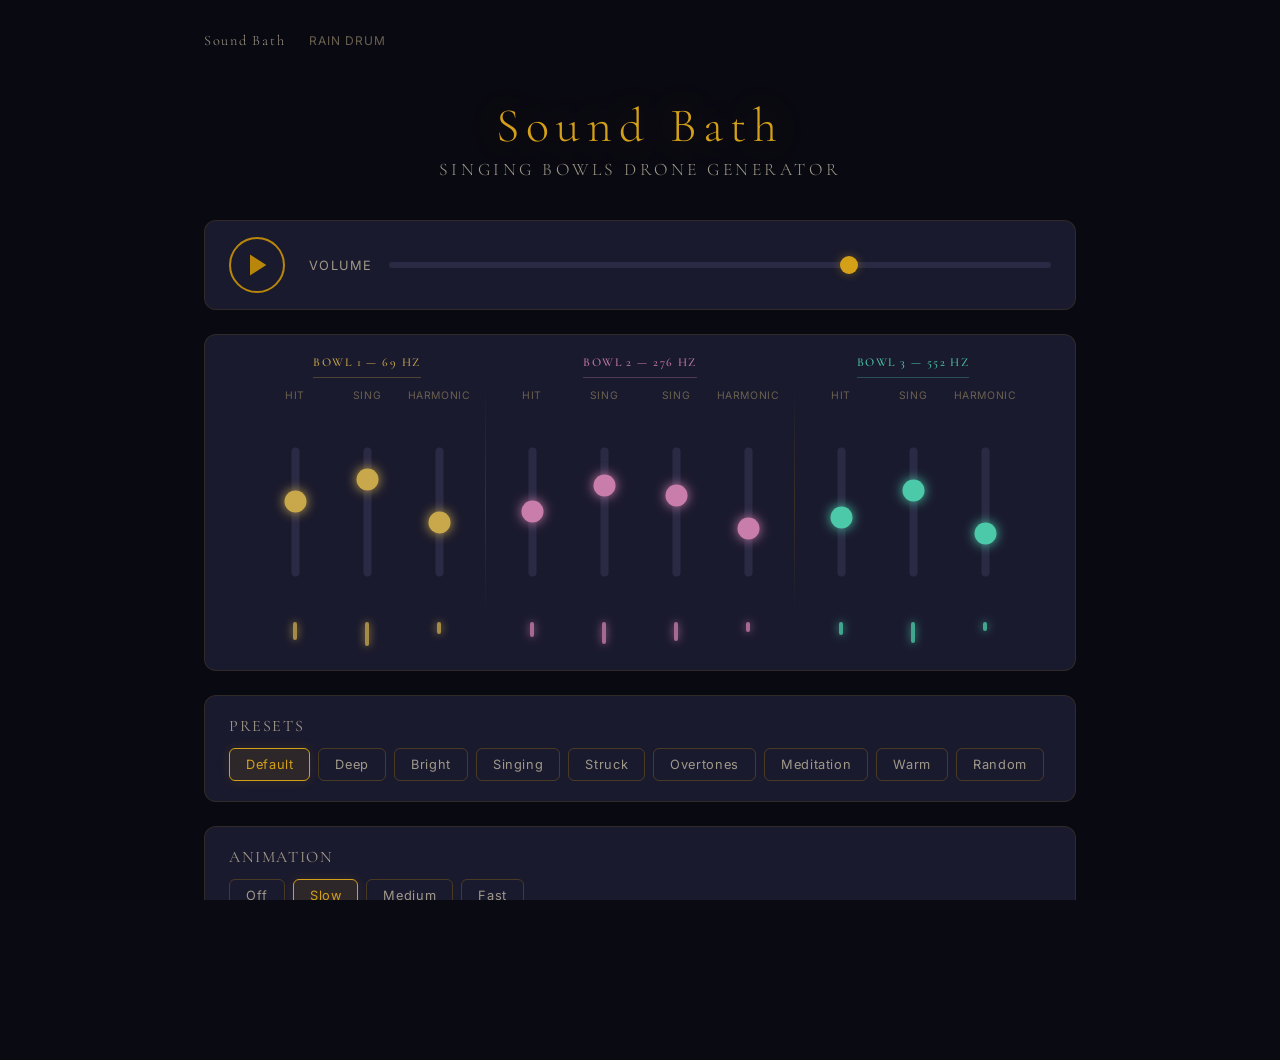
<file: index.html>
<!DOCTYPE html>
<html lang="en">
<head>
  <meta charset="UTF-8">
  <meta name="viewport" content="width=device-width, initial-scale=1.0">
  <title>Sound Bath — Singing Bowls Drone Generator</title>
  <link rel="stylesheet" href="css/styles.css">
  <link rel="preconnect" href="https://fonts.googleapis.com">
  <link href="https://fonts.googleapis.com/css2?family=Cormorant+Garamond:wght@300;400;500;600&family=Inter:wght@300;400;500&display=swap" rel="stylesheet">
</head>
<body>
  <canvas id="visualizer"></canvas>

  <div id="app">
    <nav id="nav">
      <span class="nav-title">Sound Bath</span>
      <a href="rain-drum.html" class="nav-link">Rain Drum</a>
    </nav>

    <header>
      <h1>Sound Bath</h1>
      <p class="subtitle">Singing Bowls Drone Generator</p>
    </header>

    <div id="controls">
      <div id="master-controls">
        <button id="power-btn" class="control-btn" aria-label="Play/Pause">
          <svg id="play-icon" viewBox="0 0 24 24" width="28" height="28">
            <polygon points="6,3 20,12 6,21" fill="currentColor"/>
          </svg>
          <svg id="pause-icon" viewBox="0 0 24 24" width="28" height="28" style="display:none">
            <rect x="5" y="3" width="4" height="18" fill="currentColor"/>
            <rect x="15" y="3" width="4" height="18" fill="currentColor"/>
          </svg>
        </button>
        <div id="master-volume">
          <label for="master-vol">Volume</label>
          <input type="range" id="master-vol" min="0" max="100" value="70" orient="horizontal">
        </div>
      </div>

      <div id="sliders-container">
        <!-- Bowl groups are generated by JS, structure:
             Bowl 1 (69 Hz):  Hit | Sing | Harmonic
             Bowl 2 (276 Hz): Hit | Sing | Sing | Harmonic
             Bowl 3 (552 Hz): Hit | Sing | Harmonic
        -->
      </div>

      <div id="presets">
        <h2>Presets</h2>
        <div id="preset-buttons">
          <button class="preset-btn active" data-preset="default">Default</button>
          <button class="preset-btn" data-preset="deep">Deep</button>
          <button class="preset-btn" data-preset="bright">Bright</button>
          <button class="preset-btn" data-preset="singing">Singing</button>
          <button class="preset-btn" data-preset="struck">Struck</button>
          <button class="preset-btn" data-preset="overtones">Overtones</button>
          <button class="preset-btn" data-preset="meditation">Meditation</button>
          <button class="preset-btn" data-preset="warm">Warm</button>
          <button class="preset-btn" data-preset="random">Random</button>
        </div>
      </div>

      <div id="animation-controls">
        <h2>Animation</h2>
        <div id="animation-buttons">
          <button class="anim-btn" data-anim="off">Off</button>
          <button class="anim-btn active" data-anim="slow">Slow</button>
          <button class="anim-btn" data-anim="medium">Medium</button>
          <button class="anim-btn" data-anim="fast">Fast</button>
        </div>
      </div>
    </div>

    <footer>
      <p>Use headphones for the best experience. Click play to begin.</p>
    </footer>
  </div>

  <script src="js/audio-engine.js"></script>
  <script src="js/visualizer.js"></script>
  <script src="js/app.js"></script>
</body>
</html>
</file>
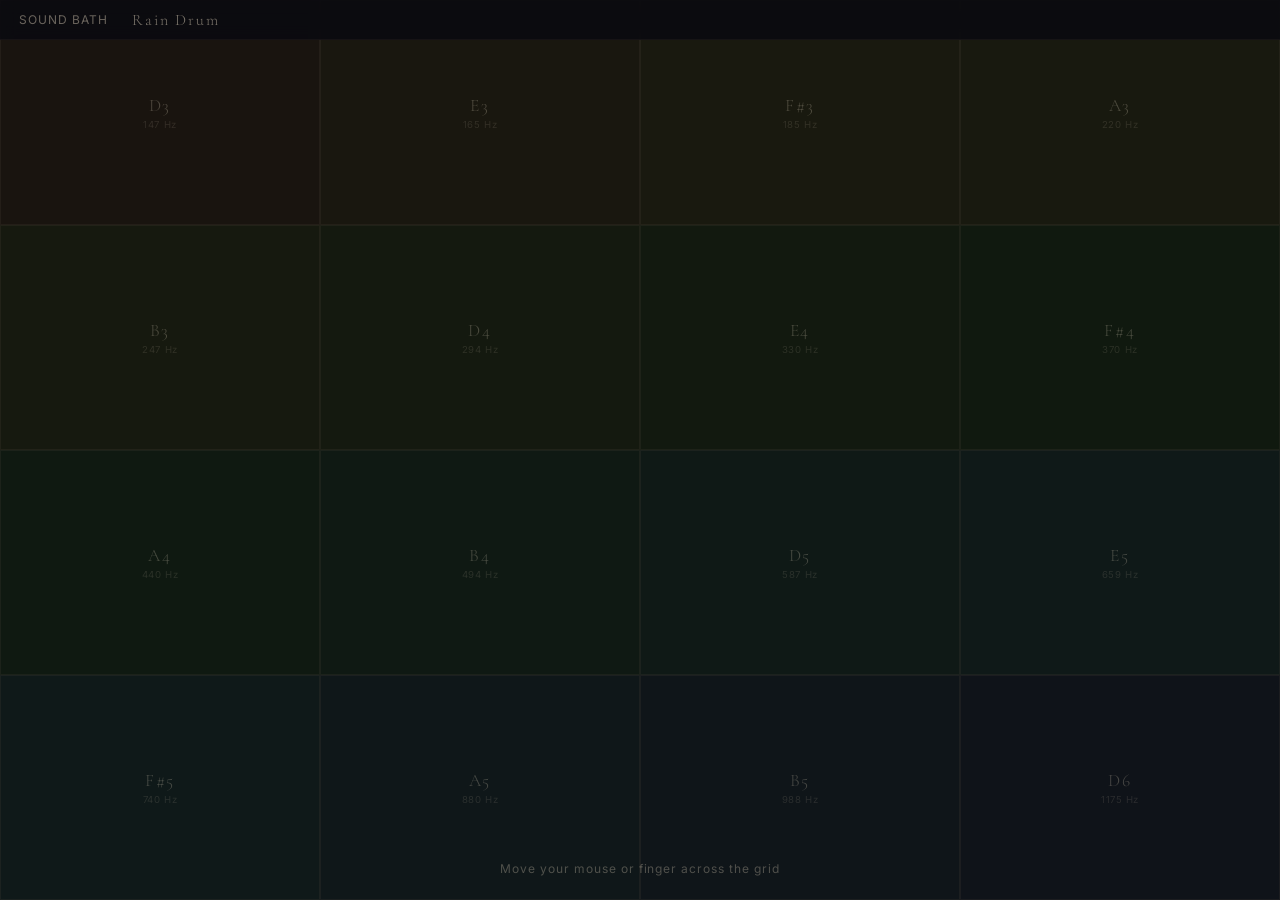
<file: rain-drum.html>
<!DOCTYPE html>
<html lang="en">
<head>
  <meta charset="UTF-8">
  <meta name="viewport" content="width=device-width, initial-scale=1.0, user-scalable=no">
  <title>Rain Drum — Steel Tongue Drum</title>
  <link rel="preconnect" href="https://fonts.googleapis.com">
  <link href="https://fonts.googleapis.com/css2?family=Cormorant+Garamond:wght@300;400&family=Inter:wght@300;400&display=swap" rel="stylesheet">
  <link rel="stylesheet" href="css/rain-drum.css">
</head>
<body>
  <nav id="nav">
    <a href="index.html" class="nav-link">Sound Bath</a>
    <span class="nav-title">Rain Drum</span>
  </nav>

  <div id="grid">
    <!-- cells generated by JS -->
  </div>

  <div id="hint">
    <p>Move your mouse or finger across the grid</p>
  </div>

  <script src="js/rain-drum.js"></script>
</body>
</html>
</file>
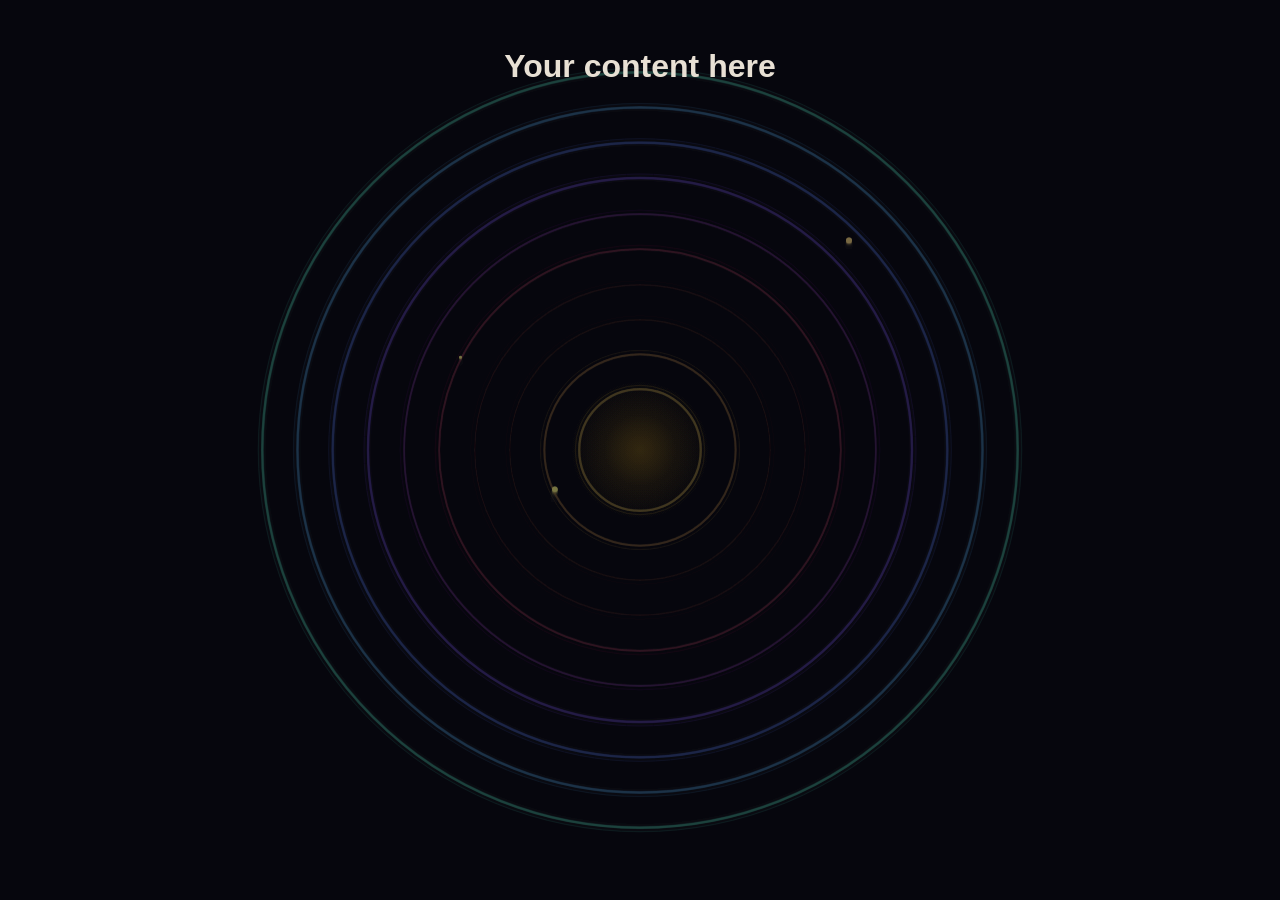
<file: standalone-visualizer.html>
<!DOCTYPE html>
<html lang="en">
<head>
  <meta charset="UTF-8">
  <meta name="viewport" content="width=device-width, initial-scale=1.0">
  <title>Animated Background</title>
  <style>
    * { margin: 0; padding: 0; box-sizing: border-box; }
    html, body { height: 100%; overflow: hidden; background: #0a0a12; }
    #bg-visualizer {
      position: fixed;
      top: 0;
      left: 0;
      width: 100%;
      height: 100%;
      z-index: 0;
      pointer-events: none;
      opacity: 0.6;
    }
    /* Put your own content above the visualizer here */
    #content {
      position: relative;
      z-index: 1;
      color: #e8e0d4;
      font-family: -apple-system, BlinkMacSystemFont, sans-serif;
      text-align: center;
      padding: 3rem;
    }
  </style>
</head>
<body>
  <canvas id="bg-visualizer"></canvas>

  <div id="content">
    <h1>Your content here</h1>
  </div>

  <script>
    /**
     * Ambient Animated Background
     *
     * Self-contained canvas visualizer with concentric rings, floating
     * particles, and a center glow. Runs in "fast mode" — 10 internal
     * energy channels whose levels randomly update every 2 seconds,
     * producing continuously evolving visuals.
     *
     * Usage:
     *   1. Add  <canvas id="bg-visualizer"></canvas>  to your HTML
     *   2. Include this script
     *   3. Optionally style the canvas via CSS (position, opacity, etc.)
     */

    class AnimatedBackground {
      constructor(canvas, options = {}) {
        this.canvas = canvas;
        this.ctx = canvas.getContext('2d');
        this.particles = [];
        this.levels = new Array(10).fill(0);
        this.targetLevels = new Array(10).fill(0);
        this.animationId = null;
        this.time = 0;
        this.isActive = false;

        // "Fast mode" default: update one channel every 2s
        this.updateInterval = options.updateInterval || 2000;
        this.colors = options.colors || [
          '#c9a84c', '#c9944c', '#c97d4c', '#c96a4c', '#c94c6a',
          '#a84cc9', '#6a4cc9', '#4c6ac9', '#4c94c9', '#4cc9a8'
        ];
        this.centerGlowColor = options.centerGlowColor || 'rgba(212, 160, 23, 1)';
        this.trailFade = options.trailFade || 'rgba(10, 10, 18, 0.15)';

        this._resize();
        window.addEventListener('resize', () => this._resize());

        // Seed initial targets
        for (let i = 0; i < this.targetLevels.length; i++) {
          this.targetLevels[i] = Math.random();
        }
      }

      _resize() {
        this.canvas.width = window.innerWidth;
        this.canvas.height = window.innerHeight;
        this.cx = this.canvas.width / 2;
        this.cy = this.canvas.height / 2;
      }

      start() {
        if (this.isActive) return;
        this.isActive = true;
        this._animate();

        // Start auto-cycling levels (fast mode)
        this._levelTimer = setInterval(() => {
          const idx = Math.floor(Math.random() * this.targetLevels.length);
          const delta = (Math.random() - 0.5) * 0.6;
          this.targetLevels[idx] = Math.max(
            0, Math.min(1, this.targetLevels[idx] + delta)
          );
        }, this.updateInterval);
      }

      stop() {
        this.isActive = false;
        if (this.animationId) cancelAnimationFrame(this.animationId);
        if (this._levelTimer) clearInterval(this._levelTimer);
        this.animationId = null;
        this._levelTimer = null;
      }

      _animate() {
        if (!this.isActive) return;
        this.animationId = requestAnimationFrame(() => this._animate());
        this.time += 0.008;

        // Smoothly approach target levels
        for (let i = 0; i < this.levels.length; i++) {
          this.levels[i] += (this.targetLevels[i] - this.levels[i]) * 0.01;
        }

        this._draw();
      }

      _draw() {
        const { ctx, canvas } = this;

        // Fade trail
        ctx.fillStyle = this.trailFade;
        ctx.fillRect(0, 0, canvas.width, canvas.height);

        const totalEnergy = this.levels.reduce((a, b) => a + b, 0) / this.levels.length;

        this._drawRings();
        this._drawParticles(totalEnergy);
        this._drawCenterGlow(totalEnergy);
      }

      _drawRings() {
        const { ctx, cx, cy } = this;
        for (let i = 0; i < this.levels.length; i++) {
          const level = this.levels[i];
          if (level < 0.01) continue;
          const baseRadius = 60 + i * 35;
          const radius = baseRadius + Math.sin(this.time * (0.3 + i * 0.07)) * 15 * level;
          const alpha = level * 0.3;

          ctx.beginPath();
          ctx.arc(cx, cy, radius, 0, Math.PI * 2);
          ctx.strokeStyle = this.colors[i % this.colors.length];
          ctx.globalAlpha = alpha;
          ctx.lineWidth = 1.5 + level * 2;
          ctx.stroke();

          ctx.beginPath();
          ctx.arc(cx, cy, radius + 4, 0, Math.PI * 2);
          ctx.globalAlpha = alpha * 0.3;
          ctx.lineWidth = 1;
          ctx.stroke();
        }
        ctx.globalAlpha = 1;
      }

      _drawParticles(energy) {
        const { ctx, cx, cy } = this;

        // Spawn
        if (energy > 0.05 && Math.random() < energy * 0.3) {
          const angle = Math.random() * Math.PI * 2;
          const dist = 50 + Math.random() * 300;
          this.particles.push({
            x: cx + Math.cos(angle) * dist,
            y: cy + Math.sin(angle) * dist,
            vx: (Math.random() - 0.5) * 0.3,
            vy: (Math.random() - 0.5) * 0.3 - 0.2,
            life: 1,
            decay: 0.002 + Math.random() * 0.005,
            size: 1 + Math.random() * 2.5,
            hue: 30 + Math.random() * 30,
          });
        }

        // Update & draw
        for (let i = this.particles.length - 1; i >= 0; i--) {
          const p = this.particles[i];
          p.x += p.vx;
          p.y += p.vy;
          p.life -= p.decay;
          if (p.life <= 0) {
            this.particles.splice(i, 1);
            continue;
          }
          ctx.beginPath();
          ctx.arc(p.x, p.y, p.size * p.life, 0, Math.PI * 2);
          ctx.fillStyle = `hsla(${p.hue}, 60%, 65%, ${p.life * 0.6})`;
          ctx.fill();
        }
        if (this.particles.length > 200) {
          this.particles.splice(0, this.particles.length - 200);
        }
      }

      _drawCenterGlow(energy) {
        const { ctx, cx, cy } = this;
        if (energy < 0.01) return;
        const pulseSize = 30 + Math.sin(this.time * 0.5) * 10 * energy;
        const gradient = ctx.createRadialGradient(cx, cy, 0, cx, cy, pulseSize + 40);
        gradient.addColorStop(0, this.centerGlowColor.replace(/[\d.]+\)$/, `${energy * 0.25})`));
        gradient.addColorStop(0.5, this.centerGlowColor.replace(/[\d.]+\)$/, `${energy * 0.08})`));
        gradient.addColorStop(1, this.centerGlowColor.replace(/[\d.]+\)$/, '0)'));
        ctx.beginPath();
        ctx.arc(cx, cy, pulseSize + 40, 0, Math.PI * 2);
        ctx.fillStyle = gradient;
        ctx.fill();
      }
    }

    // === Initialize ===
    const bg = new AnimatedBackground(document.getElementById('bg-visualizer'));
    bg.start();
  </script>
</body>
</html>
</file>
<file: css/styles.css>
/* === Reset & Base === */
*, *::before, *::after {
  margin: 0;
  padding: 0;
  box-sizing: border-box;
}

:root {
  --bg-primary: #0a0a12;
  --bg-secondary: #12121f;
  --bg-card: #1a1a2e;
  --bg-slider-track: #2a2a44;
  --accent: #b8860b;
  --accent-glow: #d4a017;
  --accent-dim: #8b6508;
  --text-primary: #e8e0d4;
  --text-secondary: #a09888;
  --text-muted: #6a6050;

  /* Bowl 1 (69 Hz) - warm amber/gold */
  --bowl1: #c9a84c;
  --bowl1-dim: #a08530;
  /* Bowl 2 (276 Hz) - rose/warm purple */
  --bowl2: #c97daa;
  --bowl2-dim: #a06088;
  /* Bowl 3 (552 Hz) - cool teal */
  --bowl3: #4cc9a8;
  --bowl3-dim: #38a085;

  --font-display: 'Cormorant Garamond', Georgia, serif;
  --font-body: 'Inter', -apple-system, sans-serif;
}

html, body {
  height: 100%;
  overflow-x: hidden;
}

body {
  font-family: var(--font-body);
  background: var(--bg-primary);
  color: var(--text-primary);
  min-height: 100vh;
  display: flex;
  flex-direction: column;
  align-items: center;
}

/* === Canvas Background === */
#visualizer {
  position: fixed;
  top: 0;
  left: 0;
  width: 100%;
  height: 100%;
  z-index: 0;
  pointer-events: none;
  opacity: 0.6;
}

/* === Navigation === */
#nav {
  display: flex;
  align-items: center;
  gap: 1.5rem;
}

.nav-title {
  font-family: var(--font-display);
  font-size: 0.9rem;
  font-weight: 300;
  letter-spacing: 0.12em;
  color: var(--text-secondary);
}

.nav-link {
  font-family: var(--font-body);
  font-size: 0.75rem;
  letter-spacing: 0.08em;
  text-transform: uppercase;
  color: var(--text-muted);
  text-decoration: none;
  transition: color 0.2s;
}

.nav-link:hover {
  color: var(--text-primary);
}

/* === App Container === */
#app {
  position: relative;
  z-index: 1;
  width: 100%;
  max-width: 920px;
  padding: 2rem 1.5rem;
  display: flex;
  flex-direction: column;
  gap: 2rem;
}

/* === Header === */
header {
  text-align: center;
  padding: 1rem 0 0.5rem;
}

header h1 {
  font-family: var(--font-display);
  font-weight: 300;
  font-size: 3rem;
  letter-spacing: 0.15em;
  color: var(--accent-glow);
  text-shadow: 0 0 40px rgba(212, 160, 23, 0.3);
}

header .subtitle {
  font-family: var(--font-display);
  font-weight: 300;
  font-size: 1.1rem;
  color: var(--text-secondary);
  letter-spacing: 0.2em;
  text-transform: uppercase;
  margin-top: 0.25rem;
}

/* === Controls Container === */
#controls {
  display: flex;
  flex-direction: column;
  gap: 1.5rem;
}

/* === Master Controls === */
#master-controls {
  display: flex;
  align-items: center;
  gap: 1.5rem;
  padding: 1rem 1.5rem;
  background: var(--bg-card);
  border-radius: 12px;
  border: 1px solid rgba(184, 134, 11, 0.15);
}

#power-btn {
  width: 56px;
  height: 56px;
  border-radius: 50%;
  border: 2px solid var(--accent);
  background: transparent;
  color: var(--accent);
  cursor: pointer;
  display: flex;
  align-items: center;
  justify-content: center;
  transition: all 0.3s ease;
  flex-shrink: 0;
}

#power-btn:hover {
  background: rgba(184, 134, 11, 0.15);
  box-shadow: 0 0 20px rgba(184, 134, 11, 0.3);
}

#power-btn.active {
  background: var(--accent);
  color: var(--bg-primary);
  box-shadow: 0 0 30px rgba(184, 134, 11, 0.4);
}

#master-volume {
  flex: 1;
  display: flex;
  align-items: center;
  gap: 1rem;
}

#master-volume label {
  font-size: 0.8rem;
  text-transform: uppercase;
  letter-spacing: 0.1em;
  color: var(--text-secondary);
  white-space: nowrap;
}

/* === Horizontal Range Inputs (Master Volume) === */
input[type="range"] {
  -webkit-appearance: none;
  appearance: none;
  width: 100%;
  height: 6px;
  background: var(--bg-slider-track);
  border-radius: 3px;
  outline: none;
  cursor: pointer;
}

input[type="range"]::-webkit-slider-thumb {
  -webkit-appearance: none;
  width: 18px;
  height: 18px;
  border-radius: 50%;
  background: var(--accent-glow);
  box-shadow: 0 0 10px rgba(212, 160, 23, 0.4);
  cursor: pointer;
  transition: box-shadow 0.2s;
}

input[type="range"]::-webkit-slider-thumb:hover {
  box-shadow: 0 0 20px rgba(212, 160, 23, 0.6);
}

input[type="range"]::-moz-range-thumb {
  width: 18px;
  height: 18px;
  border-radius: 50%;
  background: var(--accent-glow);
  box-shadow: 0 0 10px rgba(212, 160, 23, 0.4);
  border: none;
  cursor: pointer;
}

/* === Slider Container === */
#sliders-container {
  display: flex;
  justify-content: center;
  gap: 6px;
  padding: 1.25rem 1rem 1.5rem;
  background: var(--bg-card);
  border-radius: 12px;
  border: 1px solid rgba(184, 134, 11, 0.15);
}

/* === Bowl Group === */
.bowl-group {
  display: flex;
  flex-direction: column;
  align-items: center;
  gap: 0.5rem;
}

.bowl-group-label {
  font-family: var(--font-display);
  font-size: 0.75rem;
  font-weight: 500;
  text-transform: uppercase;
  letter-spacing: 0.12em;
  padding-bottom: 0.5rem;
  margin-bottom: 0.25rem;
  text-align: center;
}

.bowl-group[data-bowl="1"] .bowl-group-label {
  color: var(--bowl1);
  border-bottom: 1px solid rgba(201, 168, 76, 0.3);
}
.bowl-group[data-bowl="2"] .bowl-group-label {
  color: var(--bowl2);
  border-bottom: 1px solid rgba(201, 125, 170, 0.3);
}
.bowl-group[data-bowl="3"] .bowl-group-label {
  color: var(--bowl3);
  border-bottom: 1px solid rgba(76, 201, 168, 0.3);
}

.bowl-group-sliders {
  display: flex;
  gap: 0;
}

/* Separator between bowl groups */
.bowl-separator {
  width: 1px;
  background: linear-gradient(to bottom, transparent, rgba(184, 134, 11, 0.2), transparent);
  margin: 2rem 0.25rem;
  align-self: stretch;
}

/* === Individual Bowl Slider === */
.bowl-slider {
  display: flex;
  flex-direction: column;
  align-items: center;
  gap: 0.6rem;
  min-width: 0;
  width: 72px;
}

.bowl-slider .slider-label {
  font-size: 0.65rem;
  text-transform: uppercase;
  letter-spacing: 0.05em;
  color: var(--text-muted);
  text-align: center;
  line-height: 1.2;
}

.bowl-slider .freq-label {
  font-size: 0.6rem;
  color: var(--text-muted);
  opacity: 0.7;
}

/* Vertical slider wrapper */
.vertical-slider-wrap {
  height: 200px;
  width: 40px;
  position: relative;
  display: flex;
  align-items: center;
  justify-content: center;
}

/* Vertical range inputs */
.vertical-slider-wrap input[type="range"] {
  -webkit-appearance: none;
  appearance: none;
  width: 200px;
  height: 8px;
  background: var(--bg-slider-track);
  border-radius: 4px;
  outline: none;
  cursor: pointer;
  transform: rotate(-90deg);
  transform-origin: center center;
}

.vertical-slider-wrap input[type="range"]::-webkit-slider-thumb {
  -webkit-appearance: none;
  width: 22px;
  height: 22px;
  border-radius: 50%;
  cursor: pointer;
  transition: box-shadow 0.2s, transform 0.1s;
}

.vertical-slider-wrap input[type="range"]::-webkit-slider-thumb:hover {
  transform: scale(1.15);
}

.vertical-slider-wrap input[type="range"]::-moz-range-thumb {
  width: 22px;
  height: 22px;
  border-radius: 50%;
  border: none;
  cursor: pointer;
}

/* Slider thumb colors by bowl group */
.bowl-group[data-bowl="1"] .vertical-slider-wrap input::-webkit-slider-thumb {
  background: var(--bowl1);
  box-shadow: 0 0 12px var(--bowl1);
}
.bowl-group[data-bowl="2"] .vertical-slider-wrap input::-webkit-slider-thumb {
  background: var(--bowl2);
  box-shadow: 0 0 12px var(--bowl2);
}
.bowl-group[data-bowl="3"] .vertical-slider-wrap input::-webkit-slider-thumb {
  background: var(--bowl3);
  box-shadow: 0 0 12px var(--bowl3);
}
/* Firefox */
.bowl-group[data-bowl="1"] .vertical-slider-wrap input::-moz-range-thumb {
  background: var(--bowl1);
  box-shadow: 0 0 12px var(--bowl1);
}
.bowl-group[data-bowl="2"] .vertical-slider-wrap input::-moz-range-thumb {
  background: var(--bowl2);
  box-shadow: 0 0 12px var(--bowl2);
}
.bowl-group[data-bowl="3"] .vertical-slider-wrap input::-moz-range-thumb {
  background: var(--bowl3);
  box-shadow: 0 0 12px var(--bowl3);
}

/* Glow bar under each slider */
.slider-glow {
  width: 4px;
  height: 0;
  border-radius: 2px;
  transition: height 0.3s ease, opacity 0.3s ease;
  opacity: 0.8;
  max-height: 30px;
}

.bowl-group[data-bowl="1"] .slider-glow {
  background: var(--bowl1);
  box-shadow: 0 0 8px var(--bowl1);
}
.bowl-group[data-bowl="2"] .slider-glow {
  background: var(--bowl2);
  box-shadow: 0 0 8px var(--bowl2);
}
.bowl-group[data-bowl="3"] .slider-glow {
  background: var(--bowl3);
  box-shadow: 0 0 8px var(--bowl3);
}

/* === Presets === */
#presets, #animation-controls {
  background: var(--bg-card);
  border-radius: 12px;
  border: 1px solid rgba(184, 134, 11, 0.15);
  padding: 1.25rem 1.5rem;
}

#presets h2, #animation-controls h2 {
  font-family: var(--font-display);
  font-weight: 400;
  font-size: 1rem;
  letter-spacing: 0.1em;
  text-transform: uppercase;
  color: var(--text-secondary);
  margin-bottom: 0.75rem;
}

#preset-buttons, #animation-buttons {
  display: flex;
  flex-wrap: wrap;
  gap: 0.5rem;
}

.preset-btn, .anim-btn {
  padding: 0.5rem 1rem;
  border: 1px solid rgba(184, 134, 11, 0.3);
  border-radius: 6px;
  background: transparent;
  color: var(--text-secondary);
  font-family: var(--font-body);
  font-size: 0.8rem;
  letter-spacing: 0.05em;
  cursor: pointer;
  transition: all 0.25s ease;
}

.preset-btn:hover, .anim-btn:hover {
  border-color: var(--accent);
  color: var(--text-primary);
  background: rgba(184, 134, 11, 0.08);
}

.preset-btn.active, .anim-btn.active {
  border-color: var(--accent-glow);
  color: var(--accent-glow);
  background: rgba(184, 134, 11, 0.12);
  box-shadow: 0 0 12px rgba(184, 134, 11, 0.15);
}

/* === Footer === */
footer {
  text-align: center;
  padding: 1rem 0 2rem;
}

footer p {
  font-size: 0.8rem;
  color: var(--text-muted);
  letter-spacing: 0.05em;
}

/* === Responsive === */
@media (max-width: 700px) {
  #app {
    padding: 1rem;
  }

  header h1 {
    font-size: 2.2rem;
  }

  #sliders-container {
    padding: 1rem 0.5rem 1rem;
    gap: 2px;
  }

  .bowl-slider {
    width: 58px;
  }

  .vertical-slider-wrap {
    height: 160px;
  }

  .vertical-slider-wrap input[type="range"] {
    width: 160px;
  }

  .bowl-slider .slider-label {
    font-size: 0.55rem;
  }

  .bowl-group-label {
    font-size: 0.65rem;
  }
}

@media (max-width: 480px) {
  .vertical-slider-wrap {
    height: 130px;
  }

  .vertical-slider-wrap input[type="range"] {
    width: 130px;
  }

  .bowl-slider {
    width: 48px;
  }

  #preset-buttons {
    gap: 0.35rem;
  }

  .preset-btn, .anim-btn {
    padding: 0.4rem 0.7rem;
    font-size: 0.7rem;
  }

  .bowl-separator {
    margin: 2rem 0;
  }
}
</file>
<file: css/rain-drum.css>
*, *::before, *::after {
  margin: 0;
  padding: 0;
  box-sizing: border-box;
}

:root {
  --bg: #0a0a10;
  --cell-bg: #141420;
  --cell-border: rgba(80, 70, 60, 0.2);
  --text-dim: rgba(200, 190, 170, 0.3);
  --text-muted: rgba(200, 190, 170, 0.15);
  --font-display: 'Cormorant Garamond', Georgia, serif;
  --font-body: 'Inter', -apple-system, sans-serif;
}

html, body {
  height: 100%;
  overflow: hidden;
  background: var(--bg);
  font-family: var(--font-body);
  color: #e8e0d4;
  touch-action: none;
  -webkit-user-select: none;
  user-select: none;
}

/* === Navigation === */
#nav {
  position: fixed;
  top: 0;
  left: 0;
  right: 0;
  z-index: 100;
  display: flex;
  align-items: center;
  gap: 1.5rem;
  padding: 0.6rem 1.2rem;
  background: rgba(10, 10, 16, 0.85);
  backdrop-filter: blur(8px);
  border-bottom: 1px solid rgba(80, 70, 60, 0.15);
}

.nav-link {
  font-family: var(--font-body);
  font-size: 0.75rem;
  letter-spacing: 0.08em;
  text-transform: uppercase;
  color: rgba(200, 190, 170, 0.5);
  text-decoration: none;
  transition: color 0.2s;
}

.nav-link:hover {
  color: rgba(200, 190, 170, 0.9);
}

.nav-title {
  font-family: var(--font-display);
  font-size: 1rem;
  font-weight: 300;
  letter-spacing: 0.12em;
  color: rgba(200, 190, 170, 0.6);
}

/* === Grid === */
#grid {
  position: fixed;
  top: 0;
  left: 0;
  width: 100vw;
  height: 100vh;
  display: grid;
  grid-template-columns: repeat(4, 1fr);
  grid-template-rows: repeat(4, 1fr);
}

.cell {
  position: relative;
  border: 1px solid var(--cell-border);
  display: flex;
  flex-direction: column;
  align-items: center;
  justify-content: center;
  cursor: crosshair;
  overflow: hidden;
  transition: background-color 0.8s ease-out;
}

.cell-note {
  font-family: var(--font-display);
  font-size: 1.1rem;
  font-weight: 300;
  letter-spacing: 0.1em;
  color: var(--text-dim);
  pointer-events: none;
  transition: color 0.3s, transform 0.3s;
}

.cell-freq {
  font-size: 0.6rem;
  letter-spacing: 0.06em;
  color: var(--text-muted);
  margin-top: 0.2rem;
  pointer-events: none;
}

/* Ripple effect on trigger */
.cell .ripple {
  position: absolute;
  border-radius: 50%;
  transform: scale(0);
  opacity: 0.5;
  pointer-events: none;
  animation: ripple-expand 1.2s ease-out forwards;
}

@keyframes ripple-expand {
  0% {
    transform: scale(0);
    opacity: 0.45;
  }
  100% {
    transform: scale(4);
    opacity: 0;
  }
}

/* Active state */
.cell.active .cell-note {
  color: rgba(255, 240, 210, 0.8);
  transform: scale(1.1);
}

/* === Hint overlay === */
#hint {
  position: fixed;
  bottom: 1.5rem;
  left: 0;
  right: 0;
  text-align: center;
  z-index: 100;
  pointer-events: none;
  transition: opacity 1.5s ease;
}

#hint p {
  font-size: 0.75rem;
  letter-spacing: 0.08em;
  color: rgba(200, 190, 170, 0.35);
}

#hint.hidden {
  opacity: 0;
}

/* === Responsive: more columns on wide screens, fewer on narrow === */
@media (min-aspect-ratio: 2/1) {
  #grid {
    grid-template-columns: repeat(8, 1fr);
    grid-template-rows: repeat(2, 1fr);
  }
}

@media (max-aspect-ratio: 1/2) {
  #grid {
    grid-template-columns: repeat(2, 1fr);
    grid-template-rows: repeat(8, 1fr);
  }
}
</file>
